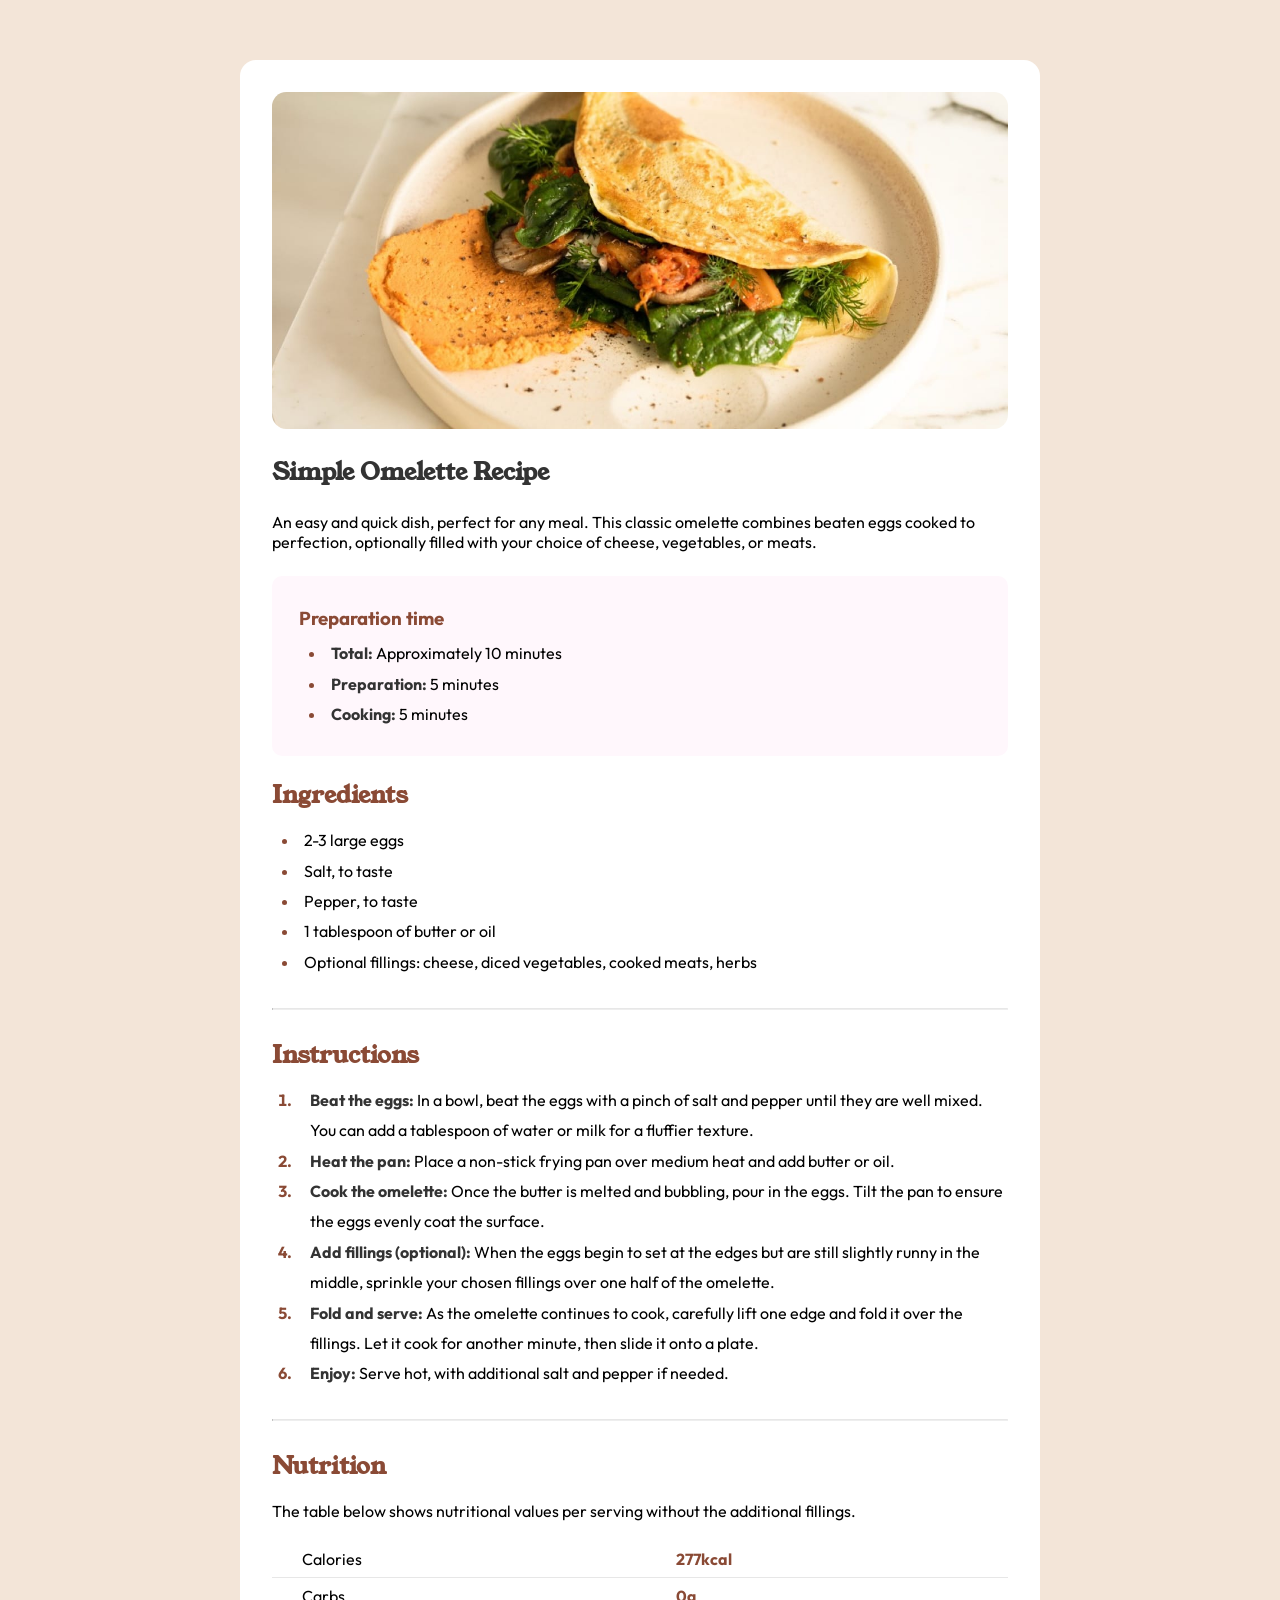
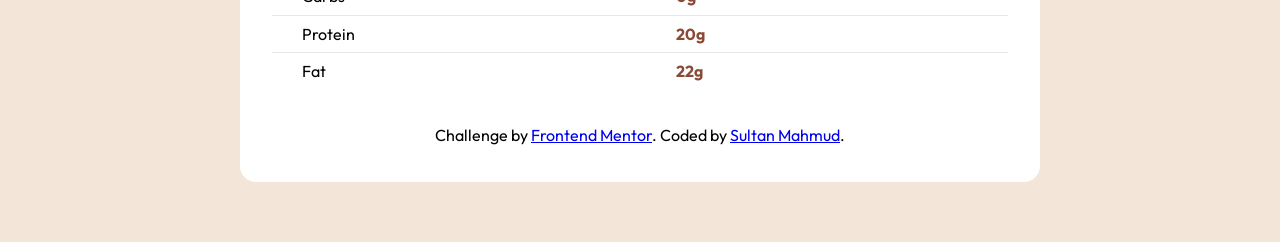
<file: index.html>
<!DOCTYPE html>
<html lang="en">
<head>

  <!-- Meta Tags -->
  <meta charset="UTF-8">
  <meta name="viewport" content="width=device-width, initial-scale=1.0"> 
  <meta http-equiv="X-UA-Compatible" content="ie=edge">
  <meta name="keywords" content="Omlate, Recepie">
  <meta name="description" content="This is an Omlate Recipe Page">
  <meta name="Author" content="Sultan Mahmud">

  <!-- Title -->
  <title>Frontend Mentor | Recipe page</title>
  
  <!-- Favicon icon -->
  <link rel="icon" type="image/png" sizes="32x32" href="assets/images/favicon-32x32.png">
  
  <!-- Style.css -->
  <link rel="stylesheet" href="style.css">

  <!-- Resposive CSS -->
   <link rel="stylesheet" href="responsive.css">

  <!-- Google Fonts Young Serif -->
  <link rel="preconnect" href="https://fonts.googleapis.com">
  <link rel="preconnect" href="https://fonts.gstatic.com" crossorigin>
  <link href="https://fonts.googleapis.com/css2?family=Young+Serif&display=swap" rel="stylesheet">

  <!-- Google Fonts Outfit -->
  <link rel="preconnect" href="https://fonts.googleapis.com">
  <link rel="preconnect" href="https://fonts.gstatic.com" crossorigin>
  <link href="https://fonts.googleapis.com/css2?family=Outfit:wght@100..900&family=Young+Serif&display=swap" rel="stylesheet">

</head>
<body>

<main>

<!-- Omlate Recepie Image Starts -->
 <section id="omlate-receipe-image">
  <img src="assets/images/image-omelette.jpeg" alt="Recpie-Image">
 </section>
<!-- Omlate Recepie Image Ends -->

<div class="for-mobile-responsive">
  <!-- Omlate Recipe Header Content Starts -->
<section id="Omlate-recipe-header">
  <div class="omlate-recipe">
    <h1 class="omlate-recipe__title">Simple Omelette Recipe</h1>
    <p class="omlate-recipe__description">
      An easy and quick dish, perfect for any meal. This classic omelette combines beaten eggs cooked 
      to perfection, optionally filled with your choice of cheese, vegetables, or meats.</p>
  </div>
</section>
<!-- Omlate Recipe Header Content Starts -->

<!-- Preparation Time Starts -->
  <section id="preparation-time">
    <div class="preparation-time">
      <h3 class="preparation-time__title">Preparation time</h3>
      <ul class="preparation-time__list">
        <li class="preparation-time__item"><strong>Total:</strong> Approximately 10 minutes</li>
        <li class="preparation-time__item"><strong>Preparation:</strong> 5 minutes</li>
        <li class="preparation-time__item"><strong>Cooking:</strong> 5 minutes</li>
      </ul>
    </div>
  </section>
<!-- Preparation Time Ends -->

<!-- Ingredients Starts -->
<section id="ingredients">
  <div class="ingredients">
    <h2 class="ingredients__title">Ingredients</h2>
    <ul class="ingredients__list">
      <li class="ingredients__item">2-3 large eggs</li>
      <li class="ingredients__item">Salt, to taste</li>
      <li class="ingredients__item">Pepper, to taste</li>
      <li class="ingredients__item"> 1 tablespoon of butter or oil</li>
      <li class="ingredients__item">Optional fillings: cheese, diced vegetables, cooked meats, herbs</li>
    </ul>
  </div>
</section>
<!-- Ingredients Ends -->
 <br>
<hr class="hr">
<br>
<!-- Instructions Starts -->
 <section id="instructions">
  <div class="instructions">
    <h2 class="instructions__title">Instructions</h2>
    <ol class="instructions__list">
      <li class="instructions__item"><strong>Beat the eggs:</strong> In a bowl, beat the eggs with a pinch of salt and pepper until they are well mixed. 
        You can add a tablespoon of water or milk for a fluffier texture.</li>
      <li class="instructions__item"><strong>Heat the pan:</strong> Place a non-stick frying pan over medium heat and add butter or oil.</li>
      <li class="instructions__item"><strong>Cook the omelette:</strong> Once the butter is melted and bubbling, pour in the eggs. Tilt the pan to ensure 
        the eggs evenly coat the surface.</li>
      <li class="instructions__item"> <strong>Add fillings (optional):</strong> When the eggs begin to set at the edges but are still slightly runny in the 
        middle, sprinkle your chosen fillings over one half of the omelette.</li>
      <li class="instructions__item"><strong>Fold and serve:</strong> As the omelette continues to cook, carefully lift one edge and fold it over the 
        fillings. Let it cook for another minute, then slide it onto a plate.</li>
      <li class="instructions__item"><strong>Enjoy:</strong> Serve hot, with additional salt and pepper if needed.</li>
    </ol>
  </div>
 </section>
<!-- Instructions Ends -->
<br>
<hr class="hr">
<br>
<!-- Nutrition Starts -->
 <section id="nutrition">
  <div class="nutrition">
    <h2 class="nutrition__title">Nutrition</h2>
    <p class="nutrition__description">The table below shows nutritional values per serving without the additional fillings.</p>
    <table class="nutrition__table">
      <tr>
        <td>Calories</td>
        <td><strong>277kcal</strong></td>
      </tr>

      <tr>
        <td>Carbs</td>
        <td><strong>0g</strong></td>
      </tr>

      <tr>
        <td>Protein</td>
        <td><strong>20g</strong></td>
      </tr>

      <tr>
        <td class="nutrition-border__bottom">Fat</td>
        <td class="nutrition-border__bottom"><strong>22g</strong></td>
      </tr>
    </table>
  </div>
 </section>
<!-- Nutrition Ends -->
<br>
<!-- attribution Starts -->
<div class="attribution">
  Challenge by <a href="https://www.frontendmentor.io?ref=challenge" target="_blank">Frontend Mentor</a>. 
  Coded by <a href="https://github.com/developer-sultan">Sultan Mahmud</a>.
  <!-- attribution Ends -->
</div>
</div>
</main>



</body>
</html>
</file>
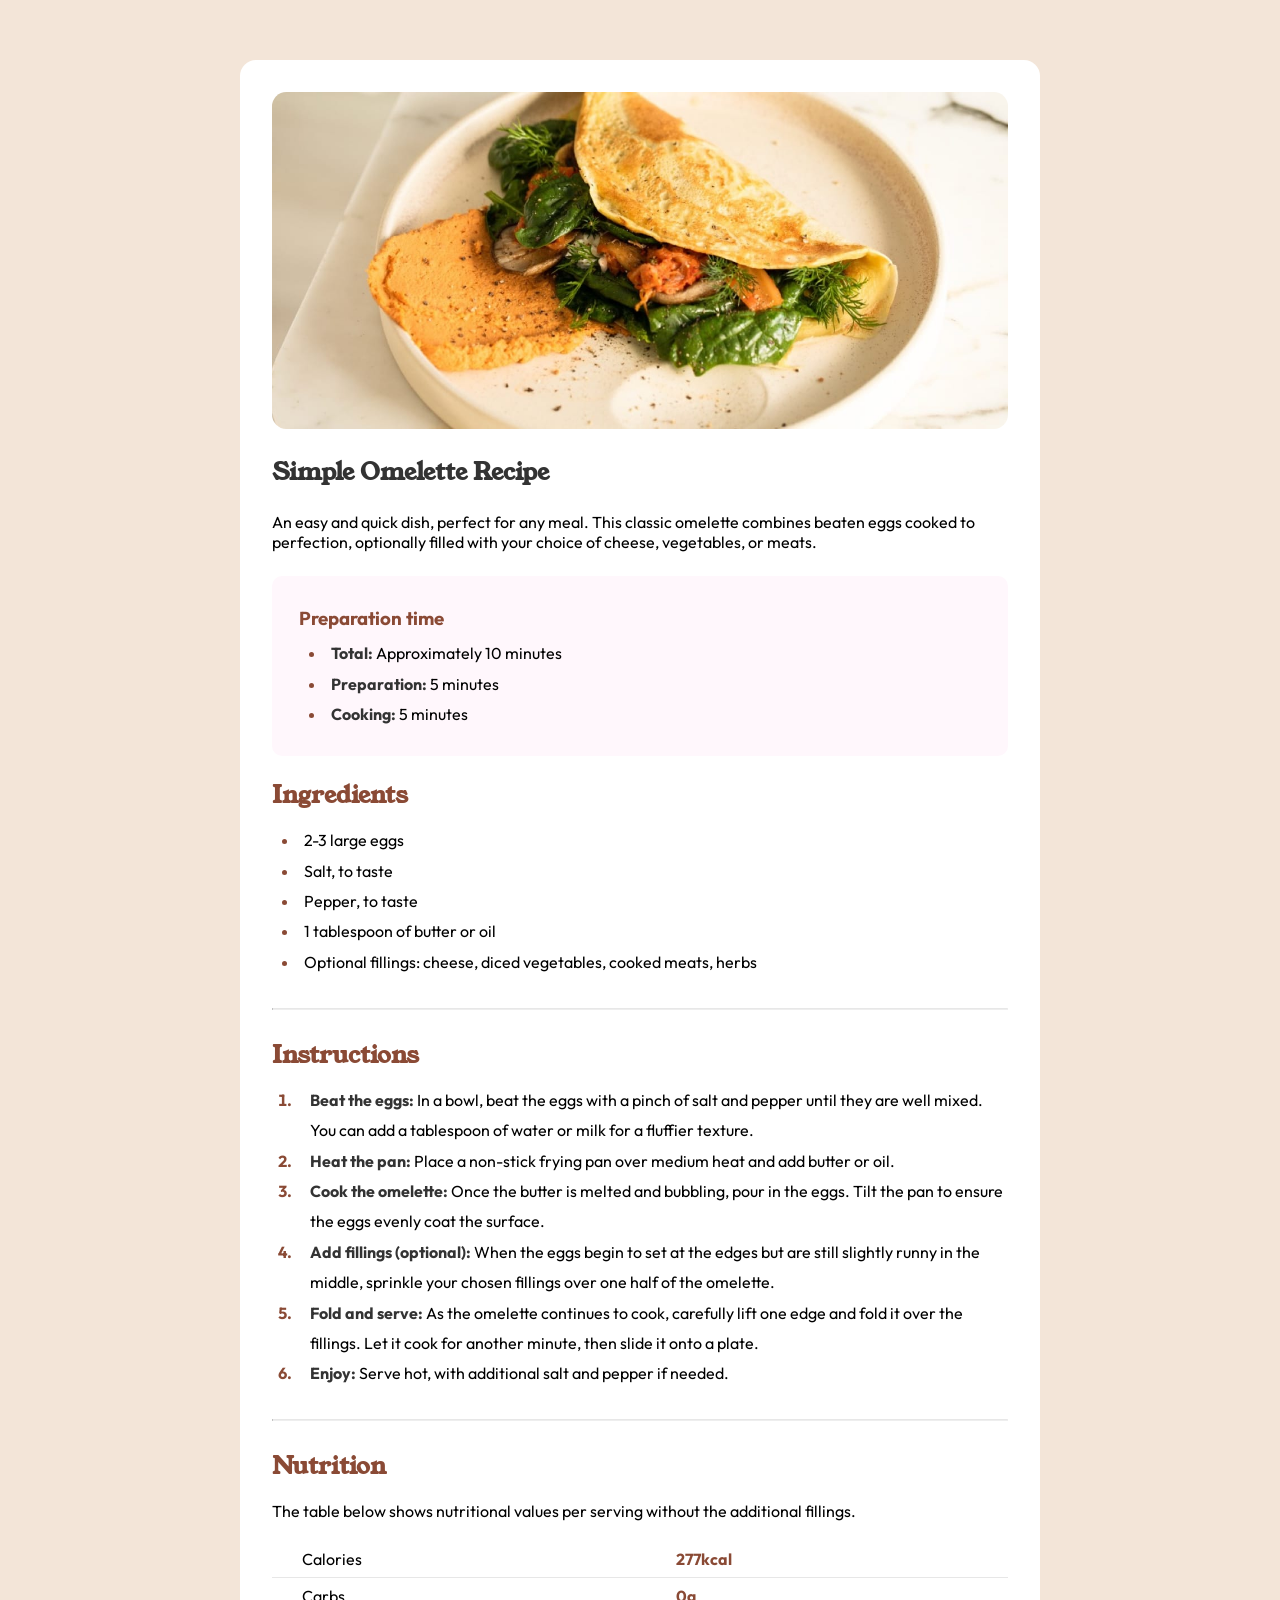
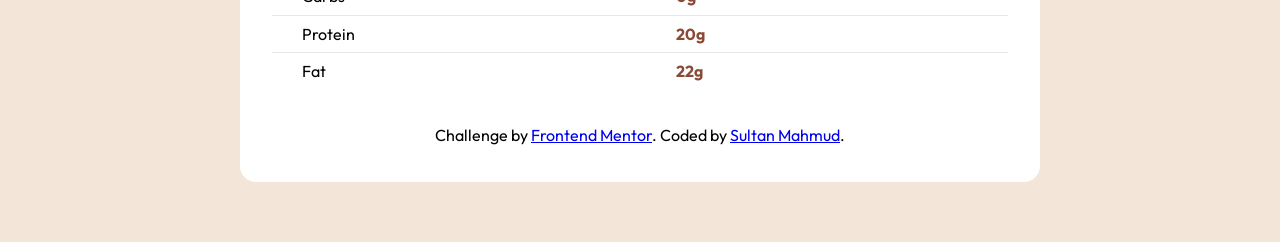
<file: src/index.html>
<!DOCTYPE html>
<html lang="en">
<head>

  <!-- Meta Tags -->
  <meta charset="UTF-8">
  <meta name="viewport" content="width=device-width, initial-scale=1.0"> 
  <meta http-equiv="X-UA-Compatible" content="ie=edge">
  <meta name="keywords" content="Omlate, Recepie">
  <meta name="description" content="This is an Omlate Recipe Page">
  <meta name="Author" content="Sultan Mahmud">

  <!-- Title -->
  <title>Frontend Mentor | Recipe page</title>
  
  <!-- Favicon icon -->
  <link rel="icon" type="image/png" sizes="32x32" href="/assets/images/favicon-32x32.png">
  
  <!-- Style.css -->
  <link rel="stylesheet" href="style.css">

  <!-- Resposive CSS -->
   <link rel="stylesheet" href="responsive.css">

  <!-- Google Fonts Young Serif -->
  <link rel="preconnect" href="https://fonts.googleapis.com">
  <link rel="preconnect" href="https://fonts.gstatic.com" crossorigin>
  <link href="https://fonts.googleapis.com/css2?family=Young+Serif&display=swap" rel="stylesheet">

  <!-- Google Fonts Outfit -->
  <link rel="preconnect" href="https://fonts.googleapis.com">
  <link rel="preconnect" href="https://fonts.gstatic.com" crossorigin>
  <link href="https://fonts.googleapis.com/css2?family=Outfit:wght@100..900&family=Young+Serif&display=swap" rel="stylesheet">

</head>
<body>

<main>

<!-- Omlate Recepie Image Starts -->
 <section id="omlate-receipe-image">
  <img src="/assets/images/image-omelette.jpeg" alt="Recpie-Image">
 </section>
<!-- Omlate Recepie Image Ends -->

<div class="for-mobile-responsive">
  <!-- Omlate Recipe Header Content Starts -->
<section id="Omlate-recipe-header">
  <div class="omlate-recipe">
    <h1 class="omlate-recipe__title">Simple Omelette Recipe</h1>
    <p class="omlate-recipe__description">
      An easy and quick dish, perfect for any meal. This classic omelette combines beaten eggs cooked 
      to perfection, optionally filled with your choice of cheese, vegetables, or meats.</p>
  </div>
</section>
<!-- Omlate Recipe Header Content Starts -->

<!-- Preparation Time Starts -->
  <section id="preparation-time">
    <div class="preparation-time">
      <h3 class="preparation-time__title">Preparation time</h3>
      <ul class="preparation-time__list">
        <li class="preparation-time__item"><strong>Total:</strong> Approximately 10 minutes</li>
        <li class="preparation-time__item"><strong>Preparation:</strong> 5 minutes</li>
        <li class="preparation-time__item"><strong>Cooking:</strong> 5 minutes</li>
      </ul>
    </div>
  </section>
<!-- Preparation Time Ends -->

<!-- Ingredients Starts -->
<section id="ingredients">
  <div class="ingredients">
    <h2 class="ingredients__title">Ingredients</h2>
    <ul class="ingredients__list">
      <li class="ingredients__item">2-3 large eggs</li>
      <li class="ingredients__item">Salt, to taste</li>
      <li class="ingredients__item">Pepper, to taste</li>
      <li class="ingredients__item"> 1 tablespoon of butter or oil</li>
      <li class="ingredients__item">Optional fillings: cheese, diced vegetables, cooked meats, herbs</li>
    </ul>
  </div>
</section>
<!-- Ingredients Ends -->
 <br>
<hr class="hr">
<br>
<!-- Instructions Starts -->
 <section id="instructions">
  <div class="instructions">
    <h2 class="instructions__title">Instructions</h2>
    <ol class="instructions__list">
      <li class="instructions__item"><strong>Beat the eggs:</strong> In a bowl, beat the eggs with a pinch of salt and pepper until they are well mixed. 
        You can add a tablespoon of water or milk for a fluffier texture.</li>
      <li class="instructions__item"><strong>Heat the pan:</strong> Place a non-stick frying pan over medium heat and add butter or oil.</li>
      <li class="instructions__item"><strong>Cook the omelette:</strong> Once the butter is melted and bubbling, pour in the eggs. Tilt the pan to ensure 
        the eggs evenly coat the surface.</li>
      <li class="instructions__item"> <strong>Add fillings (optional):</strong> When the eggs begin to set at the edges but are still slightly runny in the 
        middle, sprinkle your chosen fillings over one half of the omelette.</li>
      <li class="instructions__item"><strong>Fold and serve:</strong> As the omelette continues to cook, carefully lift one edge and fold it over the 
        fillings. Let it cook for another minute, then slide it onto a plate.</li>
      <li class="instructions__item"><strong>Enjoy:</strong> Serve hot, with additional salt and pepper if needed.</li>
    </ol>
  </div>
 </section>
<!-- Instructions Ends -->
<br>
<hr class="hr">
<br>
<!-- Nutrition Starts -->
 <section id="nutrition">
  <div class="nutrition">
    <h2 class="nutrition__title">Nutrition</h2>
    <p class="nutrition__description">The table below shows nutritional values per serving without the additional fillings.</p>
    <table class="nutrition__table">
      <tr>
        <td>Calories</td>
        <td><strong>277kcal</strong></td>
      </tr>

      <tr>
        <td>Carbs</td>
        <td><strong>0g</strong></td>
      </tr>

      <tr>
        <td>Protein</td>
        <td><strong>20g</strong></td>
      </tr>

      <tr>
        <td class="nutrition-border__bottom">Fat</td>
        <td class="nutrition-border__bottom"><strong>22g</strong></td>
      </tr>
    </table>
  </div>
 </section>
<!-- Nutrition Ends -->
<br>
<!-- attribution Starts -->
<div class="attribution">
  Challenge by <a href="https://www.frontendmentor.io?ref=challenge" target="_blank">Frontend Mentor</a>. 
  Coded by <a href="https://github.com/developer-sultan">Sultan Mahmud</a>.
  <!-- attribution Ends -->
</div>
</div>
</main>



</body>
</html>
</file>
<file: style.css>
/* Common and reset css starts */
:root{
    --primary-color: #343434;
    --secondary-color: #8a4a35;
    --nutral-color: #f3e5d8;
}
*{
    margin: 0;
    padding: 0;
    box-sizing: border-box;
}
body{
    font-family: "Outfit", serif;
    font-weight: 400;
    background-color: var(--nutral-color);
    font-size: 16px;
    line-height: 1.9rem;
}

img{
    width: 100%;
    height: 100%;
}
h1, h2, h3, h4, h5, h6{
    color: var(--secondary-color);
    font-family: "Young Serif", serif;;;
}
::marker{
    color: var(--secondary-color);
    font-weight: bold;
}
strong{
    color: #333;
}
.hr{
    /* color: #e7e7e7; */
    color:red;
    border-top: 1px solid #e7e7e7;
}
/* Common and reset css Ends */


/* Main Starts */

main{
    max-width: 800px;
    margin: 0 auto;
    margin-top: 60px;
    margin-bottom: 60px;
    background-color: #fff;
    padding: 2rem;
    border-radius: 16px;
}

/* Main Ends */

/* omlate-receipe-image Starts */
#omlate-receipe-image > img{
    border-radius: 0.9rem;
    margin-bottom: 1.2rem;
}
/* omlate-receipe-image Ends*/

/* Omlate recipe header Starts */
.omlate-recipe__title{
    color: #333;
}
.omlate-recipe__description{
    margin-top: 1.5rem;
    margin-bottom: 1.5rem;
    line-height: normal;
}   
/* Omlate recipe header Ends */

/* Preparation Time Starts */
.preparation-time__title{
    font-family: "Outfit", serif;
    padding-bottom: 5px;
}
.preparation-time{
    background-color: #fff7fc;
    padding: 1.7rem;
    margin-bottom: 1.5rem;
    border-radius: 10px;
}
.preparation-time__list{
    padding-left: 10px;
    list-style-position:inside;
}

/* Preparation Time Ends */

/* Ingredients Starts */
.ingredients__title{
    margin-bottom: 0.9rem;
}
.ingredients__list{
    list-style-position: inside;
    padding-left: 10px;
}
/* Ingredients Ends */

/* Instructions Starts */
.instructions__title{
    margin-bottom: 0.9rem;
}
.instructions__list{
    padding-left: 23px;
}
.instructions__item {
    padding-left: 15px;
}
/* Instructions Ends */


/* Nutrition Starts */
.nutrition__description{
    margin-top: 0.9rem;
    margin-bottom: 0.9rem;
}
.nutrition__table{
    width: 100%;
    border-collapse: collapse;
    border-spacing: 0;
}
.nutrition__table tr {
    margin-left: 10px;
}
.nutrition__table tr td {
    border-bottom: 1px solid #e7e7e7;
    padding: 3px 30px;
}
.nutrition-border__bottom{
    border-bottom: none !important;
}
.nutrition__table tr td strong{
    color: var(--secondary-color);
}
/* Nutrition Ends */

/* Atrribution Starts */
.attribution{
    text-align: center;
}
/* Atrribution Ends */
</file>
<file: responsive.css>
@media only screen and (max-width: 420px){
    /* main Starts */
    body{
        background-color: #fff;
    }
    main{
        padding: 0;
        margin: 0;
    }
    /* main Ends */

    .for-mobile-responsive{
        padding: 1.5rem;
    }

    /* omlate-receipe-image Starts */
    #omlate-receipe-image > img{
        border-radius: 0;
        margin: 0;
    }
    /* omlate-receipe-image Ends */


    /* Omlate recipe header Starts */
    .omlate-recipe__title{
        font-size: 2.1em;
    }
    .omlate-recipe__description{
        margin-bottom: 2rem;
    }
    /* Omlate recipe header Ends */

}
@media only screen and (min-width: 421px) and (max-width: 767px){
    body{
        background-color: #ffff;
    }
       /* main Starts */
       main{
        padding: 0;
        margin: 0;
    }
    /* main Ends */

    .for-mobile-responsive{
        padding: 1.5rem;
    }

    /* omlate-receipe-image Starts */
    #omlate-receipe-image > img{
        border-radius: 0;
        margin: 0;
    }
    /* omlate-receipe-image Ends */


    /* Omlate recipe header Starts */
    .omlate-recipe__title{
        font-size: 2.1em;
    }
    .omlate-recipe__description{
        margin-bottom: 2rem;
    }
    /* Omlate recipe header Ends */
}
@media only screen and (min-width: 768px ) and (max-width: 991px){
    body{
        background-color: #fff;
    }
       /* main Starts */
       main{
        padding: 0;
        margin: 0  auto;
    }
    /* main Ends */

    .for-mobile-responsive{
        padding: 1.5rem;
    }

    /* omlate-receipe-image Starts */
    #omlate-receipe-image > img{
        border-radius: 0;
        margin: 0;
    }
    /* omlate-receipe-image Ends */


    /* Omlate recipe header Starts */
    .omlate-recipe__title{
        font-size: 2.1em;
    }
    .omlate-recipe__description{
        margin-bottom: 2rem;
    }
    /* Omlate recipe header Ends */
}
</file>
<file: src/style.css>
/* Common and reset css starts */
:root{
    --primary-color: #343434;
    --secondary-color: #8a4a35;
    --nutral-color: #f3e5d8;
}
*{
    margin: 0;
    padding: 0;
    box-sizing: border-box;
}
body{
    font-family: "Outfit", serif;
    font-weight: 400;
    background-color: var(--nutral-color);
    font-size: 16px;
    line-height: 1.9rem;
}

img{
    width: 100%;
    height: 100%;
}
h1, h2, h3, h4, h5, h6{
    color: var(--secondary-color);
    font-family: "Young Serif", serif;;;
}
::marker{
    color: var(--secondary-color);
    font-weight: bold;
}
strong{
    color: #333;
}
.hr{
    /* color: #e7e7e7; */
    color:red;
    border-top: 1px solid #e7e7e7;
}
/* Common and reset css Ends */


/* Main Starts */

main{
    max-width: 800px;
    margin: 0 auto;
    margin-top: 60px;
    margin-bottom: 60px;
    background-color: #fff;
    padding: 2rem;
    border-radius: 16px;
}

/* Main Ends */

/* omlate-receipe-image Starts */
#omlate-receipe-image > img{
    border-radius: 0.9rem;
    margin-bottom: 1.2rem;
}
/* omlate-receipe-image Ends*/

/* Omlate recipe header Starts */
.omlate-recipe__title{
    color: #333;
}
.omlate-recipe__description{
    margin-top: 1.5rem;
    margin-bottom: 1.5rem;
    line-height: normal;
}   
/* Omlate recipe header Ends */

/* Preparation Time Starts */
.preparation-time__title{
    font-family: "Outfit", serif;
    padding-bottom: 5px;
}
.preparation-time{
    background-color: #fff7fc;
    padding: 1.7rem;
    margin-bottom: 1.5rem;
    border-radius: 10px;
}
.preparation-time__list{
    padding-left: 10px;
    list-style-position:inside;
}

/* Preparation Time Ends */

/* Ingredients Starts */
.ingredients__title{
    margin-bottom: 0.9rem;
}
.ingredients__list{
    list-style-position: inside;
    padding-left: 10px;
}
/* Ingredients Ends */

/* Instructions Starts */
.instructions__title{
    margin-bottom: 0.9rem;
}
.instructions__list{
    padding-left: 23px;
}
.instructions__item {
    padding-left: 15px;
}
/* Instructions Ends */


/* Nutrition Starts */
.nutrition__description{
    margin-top: 0.9rem;
    margin-bottom: 0.9rem;
}
.nutrition__table{
    width: 100%;
    border-collapse: collapse;
    border-spacing: 0;
}
.nutrition__table tr {
    margin-left: 10px;
}
.nutrition__table tr td {
    border-bottom: 1px solid #e7e7e7;
    padding: 3px 30px;
}
.nutrition-border__bottom{
    border-bottom: none !important;
}
.nutrition__table tr td strong{
    color: var(--secondary-color);
}
/* Nutrition Ends */

/* Atrribution Starts */
.attribution{
    text-align: center;
}
/* Atrribution Ends */
</file>
<file: src/responsive.css>
@media only screen and (max-width: 420px){
    /* main Starts */
    body{
        background-color: #fff;
    }
    main{
        padding: 0;
        margin: 0;
    }
    /* main Ends */

    .for-mobile-responsive{
        padding: 1.5rem;
    }

    /* omlate-receipe-image Starts */
    #omlate-receipe-image > img{
        border-radius: 0;
        margin: 0;
    }
    /* omlate-receipe-image Ends */


    /* Omlate recipe header Starts */
    .omlate-recipe__title{
        font-size: 2.1em;
    }
    .omlate-recipe__description{
        margin-bottom: 2rem;
    }
    /* Omlate recipe header Ends */








}
@media only screen and (min-width: 421px) and (max-width: 767px){
    body{
        background-color: #ffff;
    }
       /* main Starts */
       main{
        padding: 0;
        margin: 0;
    }
    /* main Ends */

    .for-mobile-responsive{
        padding: 1.5rem;
    }

    /* omlate-receipe-image Starts */
    #omlate-receipe-image > img{
        border-radius: 0;
        margin: 0;
    }
    /* omlate-receipe-image Ends */


    /* Omlate recipe header Starts */
    .omlate-recipe__title{
        font-size: 2.1em;
    }
    .omlate-recipe__description{
        margin-bottom: 2rem;
    }
    /* Omlate recipe header Ends */
}
@media only screen and (min-width: 768px ) and (max-width: 991px){
    body{
        background-color: #fff;
    }
       /* main Starts */
       main{
        padding: 0;
        margin: 0  auto;
    }
    /* main Ends */

    .for-mobile-responsive{
        padding: 1.5rem;
    }

    /* omlate-receipe-image Starts */
    #omlate-receipe-image > img{
        border-radius: 0;
        margin: 0;
    }
    /* omlate-receipe-image Ends */


    /* Omlate recipe header Starts */
    .omlate-recipe__title{
        font-size: 2.1em;
    }
    .omlate-recipe__description{
        margin-bottom: 2rem;
    }
    /* Omlate recipe header Ends */
}
</file>
